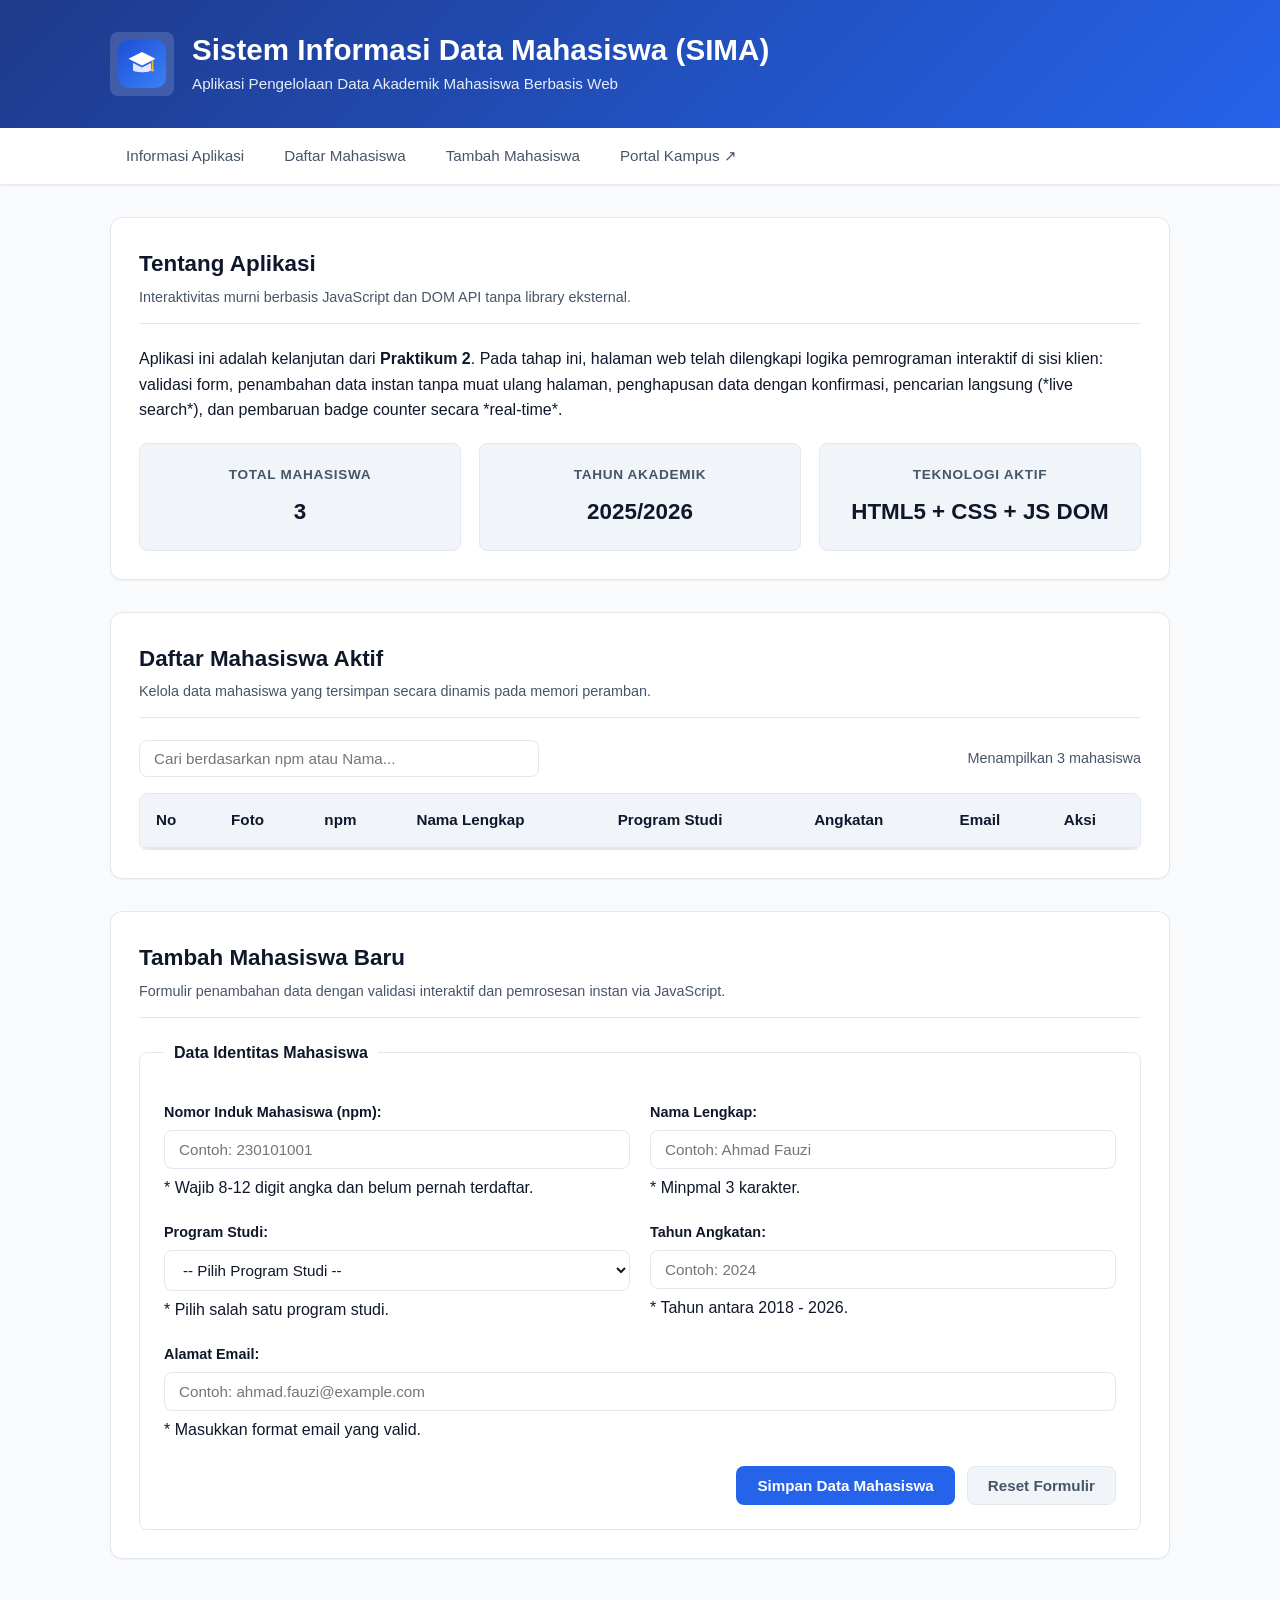
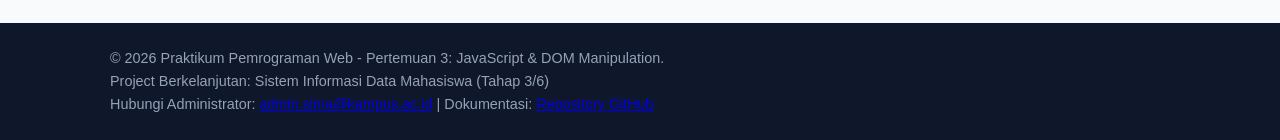
<file: 03/03/index.html>
<!DOCTYPE html>
<html lang="id">
<head>
    <meta charset="UTF-8">
    <meta name="viewport" content="width=device-width, initial-scale=1.0">
    <title>Sistem Informasi Data Mahasiswa - Praktikum 3</title>
    <link rel="stylesheet" href="style.css">
</head>
<body>

    <!-- 1. Header Aplikasi -->
    <header class="site-header">
        <div class="container header-brand">
            <a href="index.html" class="brand-logo" title="Beranda SIMA">
                <img src="img/logo-sima.svg" alt="Logo Resmi SIMA Kampus" width="48" height="48">
            </a>
            <div>
                <h1>Sistem Informasi Data Mahasiswa (SIMA)</h1>
                <p>Aplikasi Pengelolaan Data Akademik Mahasiswa Berbasis Web</p>
            </div>
        </div>
    </header>

    <!-- 2. Navigation Bar Sticky -->
    <nav class="site-nav">
        <div class="container">
            <ul>
                <li><a href="#informasi">Informasi Aplikasi</a></li>
                <li><a href="#daftar-mahasiswa">Daftar Mahasiswa</a></li>
                <li><a href="#form-tambah">Tambah Mahasiswa</a></li>
                <li><a href="https://kampus.ac.id" target="_blank" rel="noopener noreferrer">Portal Kampus &UpperRightArrow;</a></li>
            </ul>
        </div>
    </nav>

    <!-- Konten Utama Halaman -->
    <main>
        <div class="container">

            <!-- Kotak Notifikasi Alert Dinamis (dikontrol oleh JS) -->
            <div id="alert-box" class="alert-box" role="alert"></div>

            <!-- 3. Section Informasi Aplikasi -->
            <section id="informasi" class="content-section">
                <div class="section-header">
                    <h2>Tentang Aplikasi</h2>
                    <p>Interaktivitas murni berbasis JavaScript dan DOM API tanpa library eksternal.</p>
                </div>
                <p>
                    Aplikasi ini adalah kelanjutan dari <strong>Praktikum 2</strong>. Pada tahap ini, 
                    halaman web telah dilengkapi logika pemrograman interaktif di sisi klien: validasi form, 
                    penambahan data instan tanpa muat ulang halaman, penghapusan data dengan konfirmasi, 
                    pencarian langsung (*live search*), dan pembaruan badge counter secara *real-time*.
                </p>

                <div class="info-grid">
                    <article class="info-card">
                        <h3>Total Mahasiswa</h3>
                        <p id="total-mahasiswa-badge" class="counter-highlight">3</p>
                    </article>
                    <article class="info-card">
                        <h3>Tahun Akademik</h3>
                        <p>2025/2026</p>
                    </article>
                    <article class="info-card">
                        <h3>Teknologi Aktif</h3>
                        <p>HTML5 + CSS + JS DOM</p>
                    </article>
                </div>
            </section>

            <!-- 4. Section Daftar Mahasiswa, Toolbar Pencarian & 5. Tabel Data -->
            <section id="daftar-mahasiswa" class="content-section">
                <div class="section-header">
                    <h2>Daftar Mahasiswa Aktif</h2>
                    <p>Kelola data mahasiswa yang tersimpan secara dinamis pada memori peramban.</p>
                </div>

                <!-- Toolbar Pencarian dan Ringkasan Jumlah -->
                <div class="table-toolbar">
                    <div class="search-box">
                        <input 
                            type="search" 
                            id="input-search" 
                            class="search-input" 
                            placeholder="Cari berdasarkan npm atau Nama...">
                    </div>
                    <div id="total-mahasiswa-info" class="status-summary">
                        Menampilkan 3 mahasiswa
                    </div>
                </div>

                <!-- Tabel Data Responsif -->
                <div class="table-responsive">
                    <table class="data-table">
                        <thead>
                            <tr>
                                <th>No</th>
                                <th>Foto</th>
                                <th>npm</th>
                                <th>Nama Lengkap</th>
                                <th>Program Studi</th>
                                <th>Angkatan</th>
                                <th>Email</th>
                                <th>Aksi</th>
                            </tr>
                        </thead>
                        <tbody id="tabel-body-mahasiswa">
                            <!-- Baris tabel akan di-generate secara dinamis oleh app.js -->
                        </tbody>
                    </table>
                </div>
            </section>

            <!-- 6. Section Form Tambah Mahasiswa dengan Validasi JS -->
            <section id="form-tambah" class="content-section">
                <div class="section-header">
                    <h2>Tambah Mahasiswa Baru</h2>
                    <p>Formulir penambahan data dengan validasi interaktif dan pemrosesan instan via JavaScript.</p>
                </div>

                <form id="form-tambah-mahasiswa" class="app-form" novalidate>
                    <fieldset>
                        <legend>Data Identitas Mahasiswa</legend>

                        <div class="form-grid">
                            <div class="form-group">
                                <label for="npm" class="form-label">Nomor Induk Mahasiswa (npm):</label>
                                <input 
                                    type="text" 
                                    id="npm" 
                                    name="npm" 
                                    class="form-input" 
                                    placeholder="Contoh: 230101001">
                                <span class="form-help">* Wajib 8-12 digit angka dan belum pernah terdaftar.</span>
                            </div>

                            <div class="form-group">
                                <label for="nama" class="form-label">Nama Lengkap:</label>
                                <input 
                                    type="text" 
                                    id="nama" 
                                    name="nama" 
                                    class="form-input" 
                                    placeholder="Contoh: Ahmad Fauzi">
                                <span class="form-help">* Minpmal 3 karakter.</span>
                            </div>

                            <div class="form-group">
                                <label for="program_studi" class="form-label">Program Studi:</label>
                                <select id="program_studi" name="program_studi" class="form-select">
                                    <option value="">-- Pilih Program Studi --</option>
                                    <option value="Teknik Informatika">Teknik Informatika</option>
                                    <option value="Sistem Informasi">Sistem Informasi</option>
                                    <option value="Teknologi Informasi">Teknologi Informasi</option>
                                    <option value="Rekayasa Perangkat Lunak">Rekayasa Perangkat Lunak</option>
                                </select>
                                <span class="form-help">* Pilih salah satu program studi.</span>
                            </div>

                            <div class="form-group">
                                <label for="angkatan" class="form-label">Tahun Angkatan:</label>
                                <input 
                                    type="number" 
                                    id="angkatan" 
                                    name="angkatan" 
                                    class="form-input" 
                                    placeholder="Contoh: 2024">
                                <span class="form-help">* Tahun antara 2018 - 2026.</span>
                            </div>

                            <div class="form-group full-width">
                                <label for="email" class="form-label">Alamat Email:</label>
                                <input 
                                    type="email" 
                                    id="email" 
                                    name="email" 
                                    class="form-input" 
                                    placeholder="Contoh: ahmad.fauzi@example.com">
                                <span class="form-help">* Masukkan format email yang valid.</span>
                            </div>
                        </div>

                        <div class="form-actions">
                            <button type="submit" class="btn btn-primary">Simpan Data Mahasiswa</button>
                            <button type="reset" class="btn btn-secondary">Reset Formulir</button>
                        </div>
                    </fieldset>
                </form>
            </section>

        </div>
    </main>

    <!-- 7. Footer -->
    <footer class="site-footer">
        <div class="container">
            <p>&copy; 2026 Praktikum Pemrograman Web - Pertemuan 3: JavaScript & DOM Manipulation.</p>
            <p>Project Berkelanjutan: Sistem Informasi Data Mahasiswa (Tahap 3/6)</p>
            <p>
                Hubungi Administrator: <a href="mailto:admin.sima@kampus.ac.id">admin.sima@kampus.ac.id</a> | 
                Dokumentasi: <a href="https://github.com" target="_blank" rel="noopener noreferrer">Repository GitHub</a>
            </p>
        </div>
    </footer>

    <!-- Tambahkan Script JavaScript Eksternal -->
    <script src="app.js"></script>
</body>
</html>
</file>
<file: 03/03/style.css>
/* ==========================================================================
   Praktikum 3: Implementasi Interaktivitas Web Menggunakan JavaScript dan DOM
   Project: Sistem Informasi Data Mahasiswa (SIMA)
   Mewarisi & Memperluas Praktikum 2 (Native CSS)
   ========================================================================== */

/* 1. CSS Variables */
:root {
    --primary-color: #2563eb;
    --primary-hover: #1d4ed8;
    --primary-light: #eff6ff;
    --secondary-color: #64748b;
    --secondary-hover: #475569;
    --success-color: #10b981;
    --success-light: #ecfdf5;
    --danger-color: #ef4444;
    --danger-hover: #dc2626;
    --danger-light: #fef2f2;
    --warning-color: #f59e0b;
    
    --bg-page: #f8fafc;
    --bg-surface: #ffffff;
    --bg-surface-alt: #f1f5f9;
    
    --text-primary: #0f172a;
    --text-secondary: #475569;
    --text-muted: #94a3b8;
    --text-inverse: #ffffff;
    
    --border-color: #e2e8f0;
    --border-radius-sm: 4px;
    --border-radius-md: 8px;
    --border-radius-lg: 12px;
    
    --shadow-sm: 0 1px 2px 0 rgba(0, 0, 0, 0.05);
    --shadow-md: 0 4px 6px -1px rgba(0, 0, 0, 0.1), 0 2px 4px -2px rgba(0, 0, 0, 0.1);
    
    --font-main: -apple-system, BlinkMacSystemFont, "Segoe UI", Roboto, Oxygen, Ubuntu, Cantarell, "Helvetica Neue", sans-serif;
    --line-height-normal: 1.6;
}

/* 2. Reset & Base Styles */
*, *::before, *::after {
    box-sizing: border-box;
    margin: 0;
    padding: 0;
}

html {
    scroll-behavior: smooth;
}

body {
    font-family: var(--font-main);
    line-height: var(--line-height-normal);
    color: var(--text-primary);
    background-color: var(--bg-page);
    min-height: 100vh;
    display: flex;
    flex-direction: column;
}

.container {
    width: 100%;
    max-width: 1100px;
    margin-left: auto;
    margin-right: auto;
    padding-left: 20px;
    padding-right: 20px;
}

/* 3. Header */
.site-header {
    background: linear-gradient(135deg, #1e3a8a 0%, #2563eb 100%);
    color: var(--text-inverse);
    padding: 32px 0;
    box-shadow: var(--shadow-md);
}

.header-brand {
    display: flex;
    align-items: center;
    gap: 18px;
}

.brand-logo {
    display: flex;
    align-items: center;
    justify-content: center;
    background-color: rgba(255, 255, 255, 0.15);
    padding: 8px;
    border-radius: var(--border-radius-md);
    transition: transform 0.2s ease, background-color 0.2s ease;
}

.brand-logo:hover {
    transform: scale(1.05);
    background-color: rgba(255, 255, 255, 0.25);
}

.header-brand h1 {
    font-size: 1.85rem;
    font-weight: 700;
    line-height: 1.2;
    margin-bottom: 4px;
}

.header-brand p {
    font-size: 0.95rem;
    opacity: 0.9;
}

/* 4. Navigation Bar */
.site-nav {
    background-color: var(--bg-surface);
    border-bottom: 1px solid var(--border-color);
    position: sticky;
    top: 0;
    z-index: 100;
    box-shadow: var(--shadow-sm);
}

.site-nav ul {
    list-style: none;
    display: flex;
    gap: 8px;
    overflow-x: auto;
    padding: 6px 0;
}

.site-nav a {
    display: block;
    padding: 10px 16px;
    color: var(--text-secondary);
    text-decoration: none;
    font-weight: 500;
    font-size: 0.95rem;
    border-radius: var(--border-radius-sm);
    transition: all 0.2s ease;
    white-space: nowrap;
}

.site-nav a:hover {
    color: var(--primary-color);
    background-color: var(--primary-light);
}

/* 5. Main Content & Sections */
main {
    flex: 1;
    padding: 32px 0;
}

.content-section {
    background-color: var(--bg-surface);
    border: 1px solid var(--border-color);
    border-radius: var(--border-radius-lg);
    padding: 28px;
    margin-bottom: 32px;
    box-shadow: var(--shadow-sm);
}

.section-header {
    border-bottom: 1px solid var(--border-color);
    padding-bottom: 14px;
    margin-bottom: 22px;
}

.section-header h2 {
    font-size: 1.4rem;
    color: var(--text-primary);
    font-weight: 700;
}

.section-header p {
    font-size: 0.9rem;
    color: var(--text-secondary);
    margin-top: 4px;
}

/* Info Grid */
.info-grid {
    display: grid;
    grid-template-columns: repeat(auto-fit, minmax(220px, 1fr));
    gap: 18px;
    margin-top: 20px;
}

.info-card {
    background-color: var(--bg-surface-alt);
    border: 1px solid var(--border-color);
    border-radius: var(--border-radius-md);
    padding: 20px;
    text-align: center;
}

.info-card h3 {
    font-size: 0.85rem;
    text-transform: uppercase;
    letter-spacing: 0.05em;
    color: var(--text-secondary);
    margin-bottom: 8px;
}

.info-card p {
    font-size: 1.4rem;
    font-weight: 700;
    color: var(--text-primary);
}

.counter-highlight {
    color: var(--primary-color);
}

/* 6. Alert Notification Box (Dinamis dari JS) */
.alert-box {
    padding: 14px 18px;
    border-radius: var(--border-radius-md);
    margin-bottom: 20px;
    font-size: 0.95rem;
    font-weight: 500;
    display: none;
    animation: fadeIn 0.3s ease;
}

.alert-box.show {
    display: block;
}

.alert-success {
    background-color: var(--success-light);
    color: #065f46;
    border: 1px solid #a7f3d0;
}

.alert-danger {
    background-color: var(--danger-light);
    color: #991b1b;
    border: 1px solid #fecaca;
}

.alert-info {
    background-color: var(--primary-light);
    color: #1e40af;
    border: 1px solid #bfdbfe;
}

@keyframes fadeIn {
    from { opacity: 0; transform: translateY(-6px); }
    to { opacity: 1; transform: translateY(0); }
}

/* 7. Search Bar Container */
.table-toolbar {
    display: flex;
    justify-content: space-between;
    align-items: center;
    flex-wrap: wrap;
    gap: 12px;
    margin-bottom: 16px;
}

.search-box {
    position: relative;
    flex: 1;
    max-width: 400px;
}

.search-input {
    width: 100%;
    padding: 9px 14px;
    font-size: 0.95rem;
    border: 1.5px solid var(--border-color);
    border-radius: var(--border-radius-md);
    outline: none;
    transition: all 0.2s;
}

.search-input:focus {
    border-color: var(--primary-color);
    box-shadow: 0 0 0 3px rgba(37, 99, 235, 0.15);
}

.status-summary {
    font-size: 0.9rem;
    color: var(--text-secondary);
    font-weight: 500;
}

/* 8. Data Table */
.table-responsive {
    width: 100%;
    overflow-x: auto;
    border-radius: var(--border-radius-md);
    border: 1px solid var(--border-color);
}

.data-table {
    width: 100%;
    border-collapse: collapse;
    font-size: 0.95rem;
    text-align: left;
}

.data-table thead {
    background-color: var(--bg-surface-alt);
    border-bottom: 2px solid var(--border-color);
}

.data-table th {
    padding: 14px 16px;
    font-weight: 600;
    color: var(--text-primary);
    white-space: nowrap;
}

.data-table td {
    padding: 14px 16px;
    border-bottom: 1px solid var(--border-color);
    color: var(--text-secondary);
    vertical-align: middle;
}

.data-table tbody tr:hover {
    background-color: #f8fafc;
}

.avatar-img {
    width: 36px;
    height: 36px;
    border-radius: 50%;
    object-fit: cover;
    display: block;
}

.badge {
    display: inline-block;
    padding: 4px 10px;
    font-size: 0.8rem;
    font-weight: 600;
    border-radius: 9999px;
    background-color: var(--primary-light);
    color: var(--primary-color);
}

.link-email {
    color: var(--primary-color);
    text-decoration: none;
}

.link-email:hover {
    text-decoration: underline;
}

.empty-row {
    text-align: center;
    padding: 32px !important;
    color: var(--text-muted);
    font-style: italic;
}

/* 9. Form Styles */
.app-form fieldset {
    border: 1px solid var(--border-color);
    border-radius: var(--border-radius-md);
    padding: 24px;
}

.app-form legend {
    font-size: 1rem;
    font-weight: 600;
    color: var(--text-primary);
    padding: 0 10px;
}

.form-grid {
    display: grid;
    grid-template-columns: repeat(2, 1fr);
    gap: 20px;
    margin-top: 12px;
}

.form-group {
    display: flex;
    flex-direction: column;
    gap: 6px;
}

.form-group.full-width {
    grid-column: 1 / -1;
}

.form-group label {
    font-size: 0.9rem;
    font-weight: 600;
    color: var(--text-primary);
}

.required {
    color: var(--danger-color);
}

.form-group input,
.form-group select {
    padding: 10px 14px;
    font-size: 0.95rem;
    border: 1px solid var(--border-color);
    border-radius: var(--border-radius-md);
    background-color: var(--bg-surface);
    color: var(--text-primary);
    outline: none;
    transition: all 0.2s ease;
}

.form-group input:focus,
.form-group select:focus {
    border-color: var(--primary-color);
    box-shadow: 0 0 0 3px rgba(37, 99, 235, 0.15);
}

.form-actions {
    display: flex;
    justify-content: flex-end;
    gap: 12px;
    margin-top: 24px;
}

/* 10. Buttons */
.btn {
    display: inline-flex;
    align-items: center;
    justify-content: center;
    padding: 10px 20px;
    font-size: 0.95rem;
    font-weight: 600;
    border-radius: var(--border-radius-md);
    border: 1px solid transparent;
    cursor: pointer;
    transition: all 0.2s ease;
    text-decoration: none;
}

.btn-primary {
    background-color: var(--primary-color);
    color: var(--text-inverse);
}

.btn-primary:hover {
    background-color: var(--primary-hover);
}

.btn-secondary {
    background-color: var(--bg-surface-alt);
    color: var(--text-secondary);
    border-color: var(--border-color);
}

.btn-secondary:hover {
    background-color: #e2e8f0;
    color: var(--text-primary);
}

.btn-danger {
    background-color: var(--danger-color);
    color: var(--text-inverse);
}

.btn-danger:hover {
    background-color: var(--danger-hover);
}

.btn-sm {
    padding: 6px 12px;
    font-size: 0.85rem;
}

/* 11. Footer */
.site-footer {
    background-color: #0f172a;
    color: #94a3b8;
    padding: 24px 0;
    font-size: 0.9rem;
    margin-top: auto;
}

.footer-content {
    display: flex;
    justify-content: space-between;
    align-items: center;
    flex-wrap: wrap;
    gap: 12px;
}

/* 12. Media Queries */
@media (max-width: 768px) {
    .form-grid {
        grid-template-columns: 1fr;
    }
    
    .header-brand {
        flex-direction: column;
        text-align: center;
    }
    
    .table-toolbar {
        flex-direction: column;
        align-items: stretch;
    }
    
    .search-box {
        max-width: 100%;
    }
    
    .footer-content {
        flex-direction: column;
        text-align: center;
    }
}
</file>
